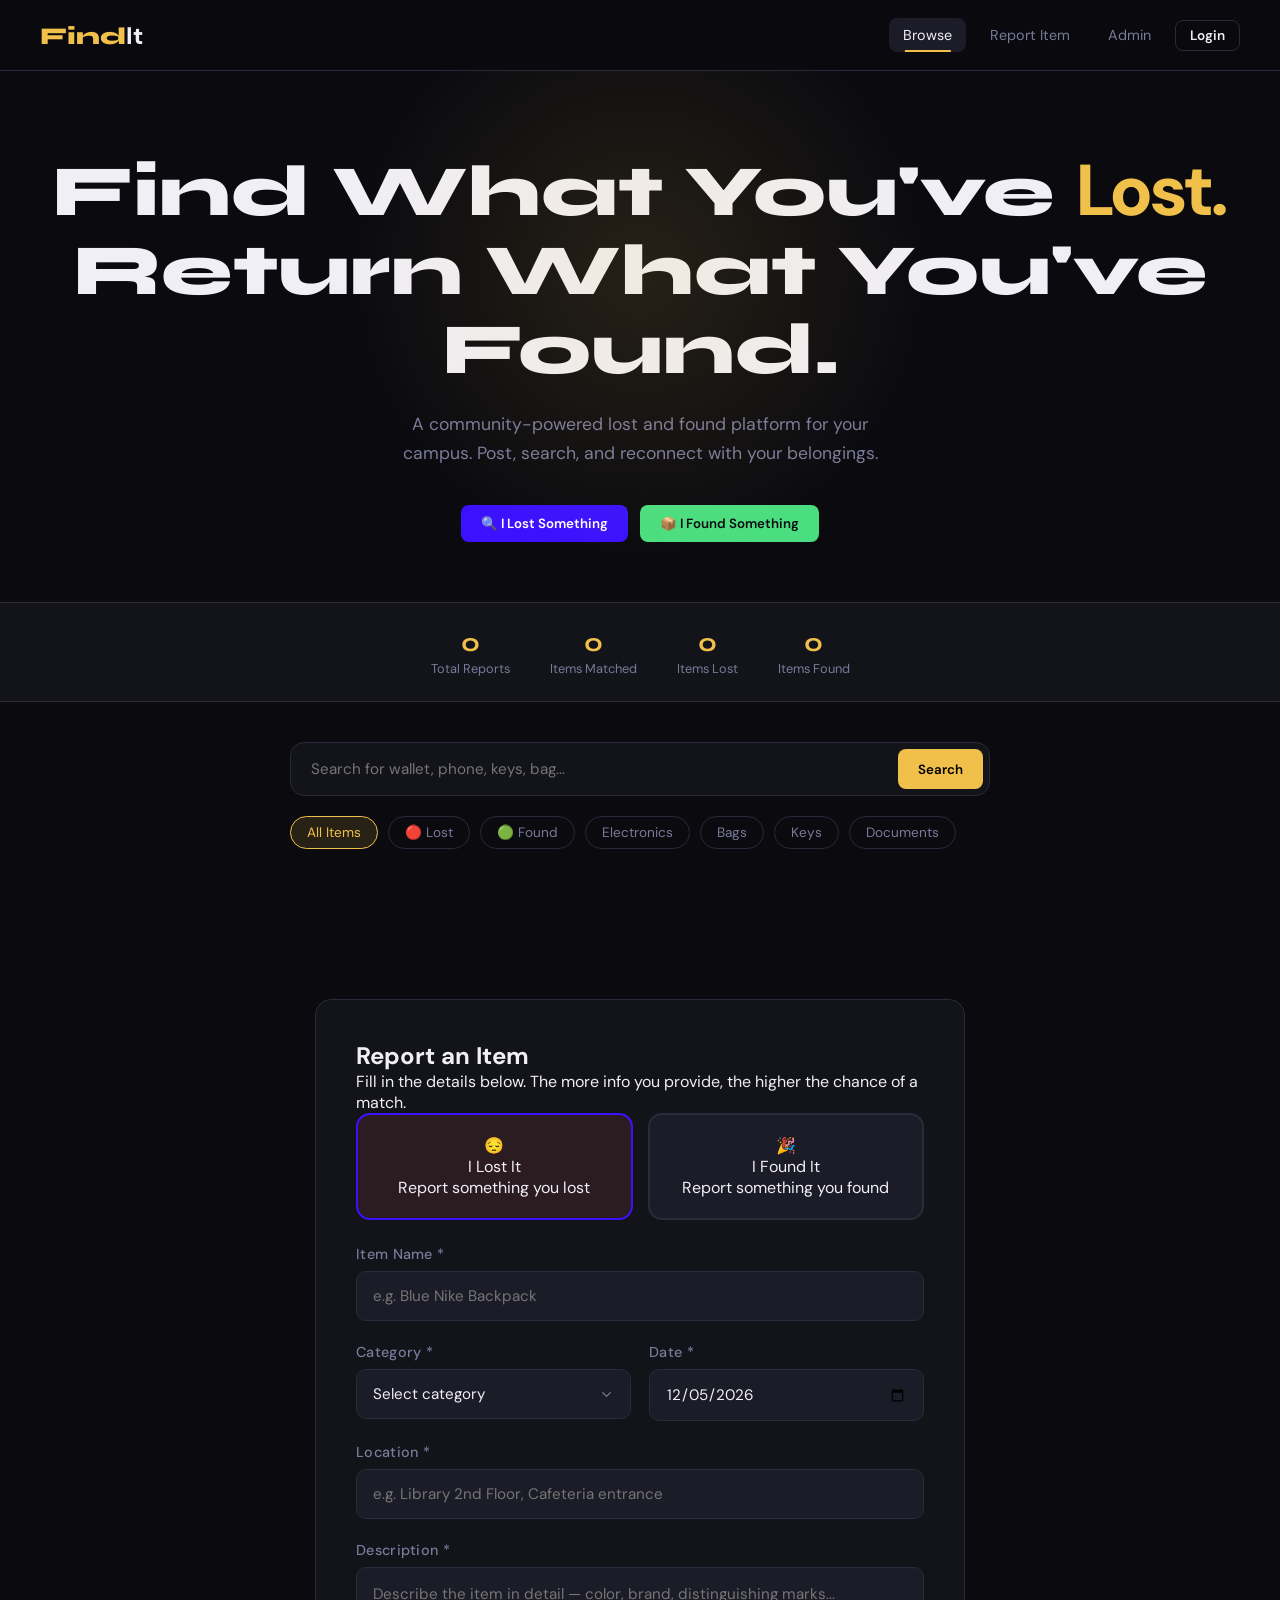
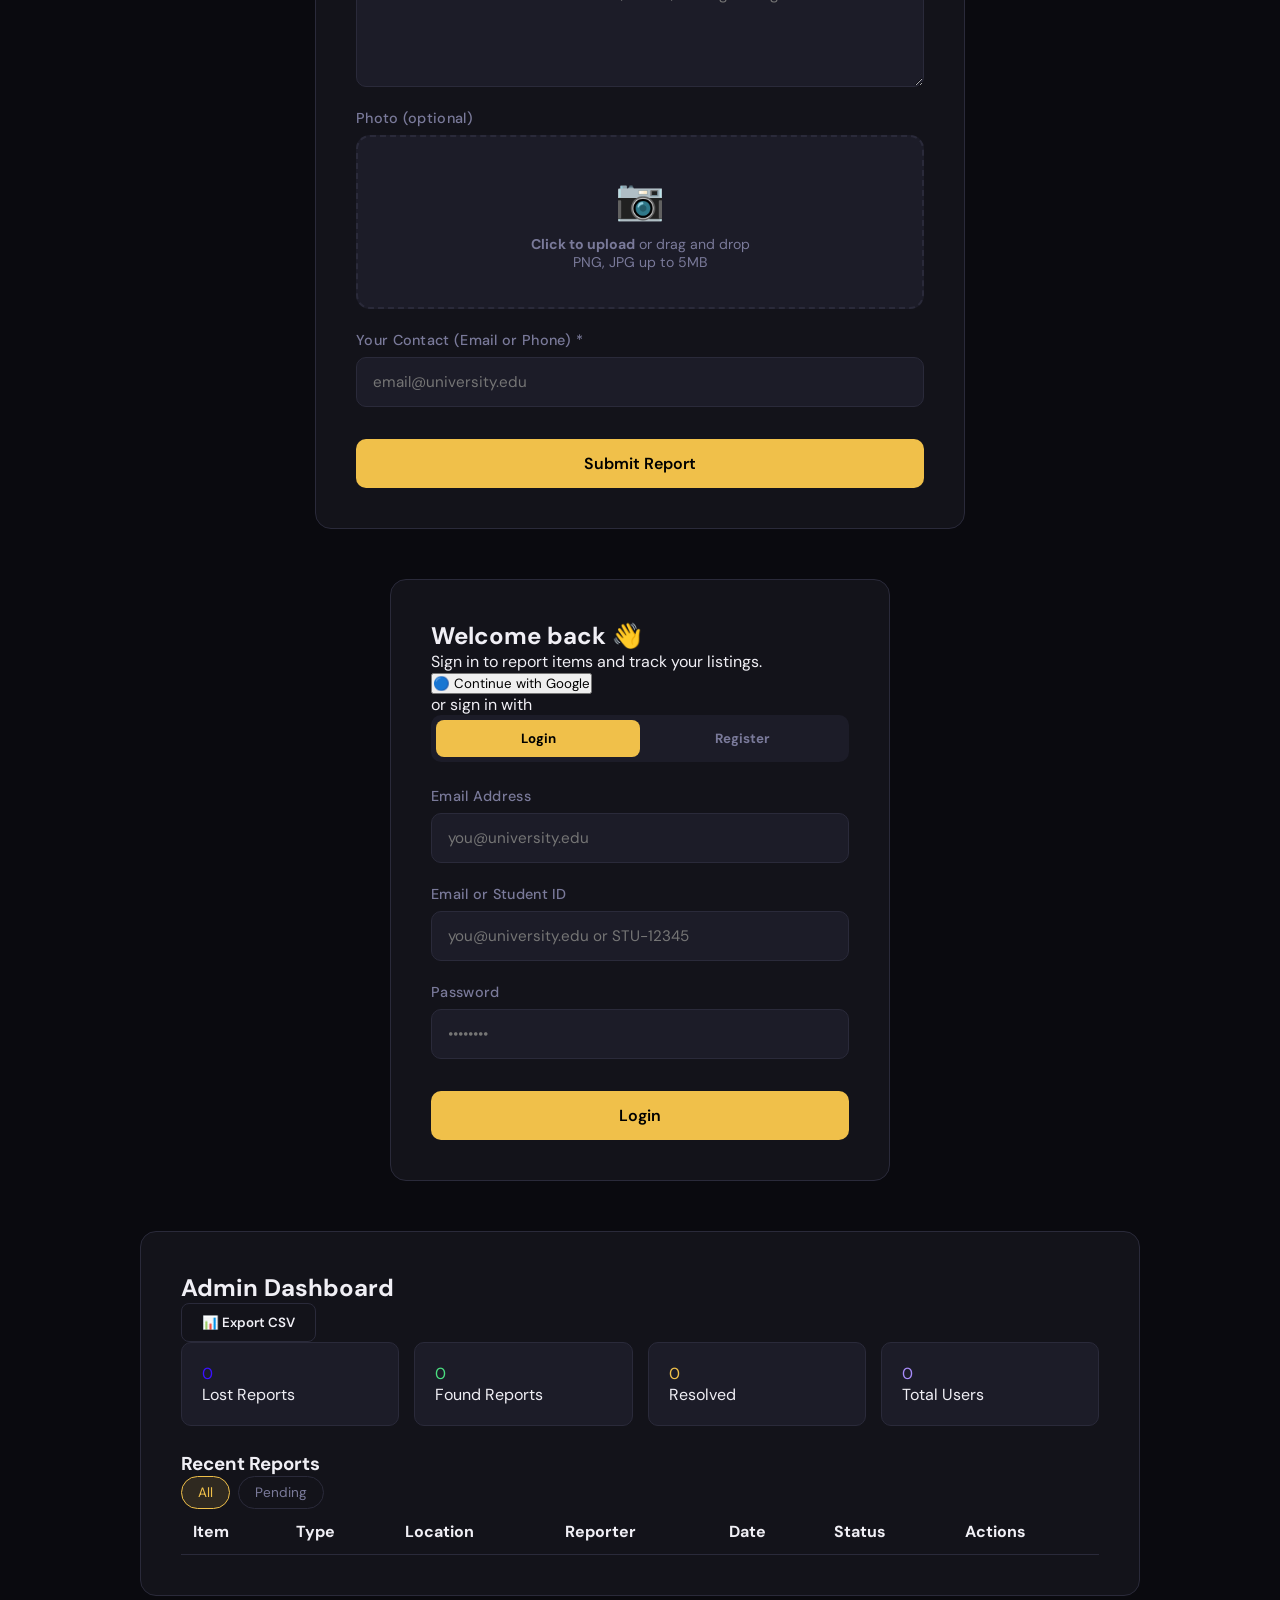
<file: lost-and-found/index.html>
<!DOCTYPE html>
<html lang="en">
<head>
<meta charset="UTF-8">
<meta name="viewport" content="width=device-width, initial-scale=1.0">
<title>FindIt — Lost & Found System</title>
<link href="https://fonts.googleapis.com/css2?family=Syne:wght@400;600;700;800&family=DM+Sans:wght@300;400;500&display=swap" rel="stylesheet">
<link rel="stylesheet" href="style.css">
</head>
<body>

<!-- NAV -->
<nav>
  <div onclick="showPage('home')"  class="logo">Find<span>It</span></div>
  <div class="nav-links">
    <a onclick="showPage('home')" class="active" id="nav-home">Browse</a>
    <a onclick="showPage('report')" id="nav-report">Report Item</a>
    <a onclick="showPage('admin')" id="nav-admin">Admin</a>
    <button class="btn btn-outline btn-sm" onclick="showPage('auth')" id="loginBtn">Login</button>
    <button class="btn btn-primary btn-sm" onclick="openReportPage()" style="display:none" id="logoutBtn">+ Report</button>
    <!-- <button class="btn btn-primary btn-sm" onclick="showPage('report')" style="display:none" id="logoutBtn">+ Report</button> -->
  </div>
</nav>

<!-- TOAST -->
<div class="toast" id="toast"></div>

<!-- MODAL -->
<div class="modal-overlay" id="modalOverlay">
  <div class="modal" id="modalBox">
    <h3 id="modalTitle">Contact Reporter</h3>
    <p id="modalBody">You can reach out to the person who reported this item.</p>
    <div class="modal-footer">
      <button class="btn btn-primary" onclick="closeModal()">Send Message</button>
      <button class="btn btn-outline" onclick="closeModal()">Close</button>
    </div>
  </div>
</div>

<!-- HOME PAGE -->
<div class="page active" id="page-home">
  <div class="hero">
    <h1>Find What You've <em>Lost.</em><br>Return What You've Found.</h1>
    <p>A community-powered lost and found platform for your campus. Post, search, and reconnect with your belongings.</p>
    <div class="hero-btns">
      <button class="btn btn-lost" onclick="openReport('lost')">🔍 I Lost Something</button>
      <button class="btn btn-found" onclick="openReport('found')">📦 I Found Something</button>
    </div>
  </div>
  <div class="stats-bar">
    <div class="stat"><div class="stat-num" id="s-total">0</div><div class="stat-label">Total Reports</div></div>
    <div class="stat"><div class="stat-num" id="s-matched">0</div><div class="stat-label">Items Matched</div></div>
    <div class="stat"><div class="stat-num" id="s-lost">0</div><div class="stat-label">Items Lost</div></div>
    <div class="stat"><div class="stat-num" id="s-found">0</div><div class="stat-label">Items Found</div></div>
  </div>
  <div class="search-section">
    <div class="search-bar">
      <input type="text" id="searchInput" placeholder="Search for wallet, phone, keys, bag..." oninput="filterItems()">
      <button class="btn btn-primary" onclick="filterItems()">Search</button>
    </div>
    <div class="filters">
      <button class="filter-chip active" onclick="setFilter(this,'all')">All Items</button>
      <button class="filter-chip" onclick="setFilter(this,'lost')">🔴 Lost</button>
      <button class="filter-chip" onclick="setFilter(this,'found')">🟢 Found</button>
      <button class="filter-chip" onclick="setFilter(this,'electronics')">Electronics</button>
      <button class="filter-chip" onclick="setFilter(this,'bags')">Bags</button>
      <button class="filter-chip" onclick="setFilter(this,'keys')">Keys</button>
      <button class="filter-chip" onclick="setFilter(this,'documents')">Documents</button>
    </div>
  </div>
  <div class="items-grid" id="itemsGrid"></div>
</div>

<!-- REPORT PAGE -->
<div class="page" id="page-report">
  <div class="form-container">
    <h2>Report an Item</h2>
    <p>Fill in the details below. The more info you provide, the higher the chance of a match.</p>
    <div class="type-select">
      <div class="type-opt lost-opt selected" id="type-lost" onclick="selectType('lost')">
        <span class="type-icon">😔</span>
        <div class="type-label">I Lost It</div>
        <div class="type-sub">Report something you lost</div>
      </div>
      <div class="type-opt found-opt" id="type-found" onclick="selectType('found')">
        <span class="type-icon">🎉</span>
        <div class="type-label">I Found It</div>
        <div class="type-sub">Report something you found</div>
      </div>
    </div>
    <div class="form-group">
      <label>Item Name *</label>
      <input type="text" id="f-name" placeholder="e.g. Blue Nike Backpack">
    </div>
    <div class="form-row">
      <div class="form-group">
        <label>Category *</label>
        <select id="f-category">
          <option value="">Select category</option>
          <option>Electronics</option>
          <option>Bags</option>
          <option>Keys</option>
          <option>Documents</option>
          <option>Clothing</option>
          <option>Jewelry</option>
          <option>Other</option>
        </select>
      </div>
      <div class="form-group">
        <label>Date *</label>
        <input type="date" id="f-date">
      </div>
    </div>
    <div class="form-group">
      <label>Location *</label>
      <input type="text" id="f-location" placeholder="e.g. Library 2nd Floor, Cafeteria entrance">
    </div>
    <div class="form-group">
      <label>Description *</label>
      <textarea id="f-desc" placeholder="Describe the item in detail — color, brand, distinguishing marks..."></textarea>
    </div>
    <div class="form-group">
      <label>Photo (optional)</label>
      <input type="file" id="f-image" accept="image/*" style="display:none" onchange="previewImage(this)">
      <div class="upload-area" onclick="document.getElementById('f-image').click()">
        <div class="upload-icon" id="previewIcon">📷</div>
        <div class="upload-text" id="previewText">
          <strong>Click to upload</strong> or drag and drop<br>PNG, JPG up to 5MB
        </div>
      </div>
    </div>
    <div class="form-group">
      <label>Your Contact (Email or Phone) *</label>
      <input type="text" id="f-contact" placeholder="email@university.edu">
    </div>
    <button class="btn btn-primary form-submit" onclick="submitReport()">Submit Report</button>
  </div>
</div>


<!-- AUTH PAGE -->
<div class="page" id="page-auth">
  <div class="auth-container">
    <h2>Welcome back 👋</h2>
    <p>Sign in to report items and track your listings.</p>
    
    <!-- Google button (demo) -->
    <button class="social-btn" onclick="showToast('Google Sign-In coming soon!')">🔵 Continue with Google</button>
    <div class="divider">or sign in with</div>

    <div class="auth-toggle">
      <button class="active" id="loginTab" onclick="switchAuth('login')">Login</button>
      <button id="registerTab" onclick="switchAuth('register')">Register</button>
    </div>

    <!-- Register fields -->
    <div id="registerFields" style="display:none">
      <div class="form-group">
        <label>Full Name</label>
        <input type="text" id="regName" placeholder="John Doe">
      </div>
      <div class="form-group">
        <label>Student ID (optional)</label>
        <input type="text" id="regStudentId" placeholder="e.g. STU-12345">
      </div>
    </div>

    <!-- Email field (visible only on register) -->
    <div class="form-group" id="emailGroup">
      <label>Email Address</label>
      <input type="email" id="authEmail" placeholder="you@university.edu">
    </div>

    <!-- Login field (visible only on login) – email OR student ID -->
    <div class="form-group" id="loginFieldGroup" style="display:none">
      <label>Email or Student ID</label>
      <input type="text" id="authLogin" placeholder="you@university.edu or STU-12345">
    </div>

    <div class="form-group">
      <label>Password</label>
      <input type="password" id="authPass" placeholder="••••••••">
    </div>
    <button class="btn btn-primary form-submit" onclick="doAuth()">Login</button>
  </div>
</div>

<!-- ADMIN PAGE -->
<div class="page" id="page-admin">
  <div class="admin-container">
    <div class="admin-header">
      <h2>Admin Dashboard</h2>
      <button class="btn btn-outline" onclick="showToast('Exporting report...')">📊 Export CSV</button>
    </div>
    <div class="admin-stats">
      <div class="admin-stat-card"><div class="stat-card-num" style="color:var(--lost)">0</div><div class="stat-card-label">Lost Reports</div></div>
      <div class="admin-stat-card"><div class="stat-card-num" style="color:var(--found)">0</div><div class="stat-card-label">Found Reports</div></div>
      <div class="admin-stat-card"><div class="stat-card-num" style="color:var(--accent)">0</div><div class="stat-card-label">Resolved</div></div>
      <div class="admin-stat-card"><div class="stat-card-num" style="color:#a78bfa">0</div><div class="stat-card-label">Total Users</div></div>
    </div>
    <div class="admin-table">
      <div class="table-header">
        <h3>Recent Reports</h3>
        <div style="display:flex;gap:8px">
          <button class="filter-chip active" onclick="setAdminFilter(this,'all')">All</button>
          <button class="filter-chip" onclick="setAdminFilter(this,'pending')">Pending</button>
        </div>
      </div>
      <table>
        <thead>
          <tr><th>Item</th><th>Type</th><th>Location</th><th>Reporter</th><th>Date</th><th>Status</th><th>Actions</th></tr>
        </thead>
        <tbody id="adminTable"></tbody>
      </table>
    </div>
  </div>
</div>
<script src="script.js"></script>
</body>
</html>
</file>
<file: lost-and-found/style.css>
:root { --bg: #0a0a0f; --surface: #13131a; --surface2: #1c1c28; --accent: #f0c04a; --lost: #3b11ff; --found: #4ade80; --text: #f0eff5; --muted: #7a7a9a; --border: #2a2a3a; --radius: 14px; }
* { margin: 0; padding: 0; box-sizing: border-box; font-family: 'DM Sans', sans-serif; }
body { background: var(--bg); color: var(--text); min-height: 100vh; overflow-x: hidden; }

@keyframes fadeInUp { from { opacity: 0; transform: translateY(20px); } to { opacity: 1; transform: translateY(0); } }
@keyframes fadeInScale { from { opacity: 0; transform: scale(0.96); } to { opacity: 1; transform: scale(1); } }
@keyframes pulseGlow { 0% { box-shadow: 0 0 0 0 rgba(240, 192, 74, 0.4); } 70% { box-shadow: 0 0 0 8px rgba(240, 192, 74, 0); } 100% { box-shadow: 0 0 0 0 rgba(240, 192, 74, 0); } }
@keyframes float { 0% { transform: translateY(0px); } 50% { transform: translateY(-6px); } 100% { transform: translateY(0px); } }

/* NAVBAR */
nav { display: flex; align-items: center; justify-content: space-between; padding: 18px 40px; border-bottom: 1px solid var(--border); background: rgba(10,10,15,0.85); backdrop-filter: blur(10px); position: sticky; top:0; z-index:100; animation: fadeInUp 0.4s ease; }
.logo { font-family: 'Syne', sans-serif; font-weight: 800; font-size: 1.5rem; color: var(--accent); text-decoration: none; transition: transform 0.2s ease; }
.logo:hover { transform: scale(1.02); }
.logo span { color: var(--text); }
.nav-links { display: flex; gap: 10px; align-items: center; }
.nav-links a { color: var(--muted); text-decoration: none; padding: 8px 14px; border-radius: 8px; font-size: 0.9rem; transition: 0.2s; position: relative; }
.nav-links a::after { content: ''; position: absolute; bottom: 0; left: 50%; width: 0; height: 2px; background: var(--accent); transition: all 0.2s; transform: translateX(-50%); }
.nav-links a:hover::after, .nav-links a.active::after { width: 60%; }
.nav-links a:hover, .nav-links a.active { color: var(--text); background: var(--surface2); }
.badge-bubble { position:absolute; top:-6px; right:-6px; background:var(--accent); color:#000; border-radius:50%; width:16px; height:16px; font-size:10px; display:flex; align-items:center; justify-content:center; font-weight:bold; }

/* BUTTONS */
.btn { padding: 10px 20px; border-radius: 8px; border: none; cursor: pointer; font-weight: 600; transition: 0.2s; font-family: 'DM Sans', sans-serif; }
.btn-primary { background: var(--accent); color: #000; }
.btn-primary:hover { background: #f5cc5e; transform: translateY(-2px); box-shadow: 0 4px 12px rgba(240, 192, 74, 0.3); }
.btn-outline { background: transparent; border: 1px solid var(--border); color: var(--text); }
.btn-outline:hover { border-color: var(--accent); color: var(--accent); transform: translateY(-1px); }
.btn-lost { background: var(--lost); color: #fff; }
.btn-lost:hover { background: #ff8888; transform: translateY(-2px); box-shadow: 0 4px 14px rgba(255, 107, 107, 0.4); }
.btn-found { background: var(--found); color: #0a0a0f; }
.btn-found:hover { background: #6aee94; transform: translateY(-2px); box-shadow: 0 4px 14px rgba(74, 222, 128, 0.5); }
.btn-sm { padding: 6px 14px; font-size: 0.85rem; }

/* 🔥 HERO SECTION (LANDING PAGE RESTORED) 🔥 */
.hero { padding: 80px 40px 60px; text-align: center; position: relative; overflow: hidden; animation: fadeInUp 0.5s ease; }
.hero::before { content: ''; position: absolute; top: -100px; left: 50%; transform: translateX(-50%); width: 600px; height: 600px; background: radial-gradient(circle, rgba(240, 192, 74, 0.12) 0%, transparent 70%); pointer-events: none; animation: float 8s infinite ease-in-out; }
.hero h1 { font-family: 'Syne', sans-serif; font-size: clamp(2.5rem, 6vw, 4.5rem); font-weight: 800; line-height: 1.1; margin-bottom: 20px; }
.hero h1 em { color: var(--accent); font-style: normal; display: inline-block; animation: pulseGlow 2s infinite; }
.hero p { color: var(--muted); font-size: 1.1rem; max-width: 520px; margin: 0 auto 36px; line-height: 1.7; }
.hero-btns { display: flex; gap: 12px; justify-content: center; flex-wrap: wrap; }

/* STATS BAR */
.stats-bar { display: flex; justify-content: center; gap: 40px; padding: 24px 40px; border-top: 1px solid var(--border); border-bottom: 1px solid var(--border); background: var(--surface); animation: fadeInUp 0.6s ease; }
.stat { text-align: center; transition: transform 0.2s; }
.stat:hover { transform: translateY(-3px); }
.stat-num { font-family: 'Syne'; font-size: 1.6rem; font-weight: 700; color: var(--accent); }
.stat-label { font-size: 0.8rem; color: var(--muted); margin-top: 2px; }

/* SEARCH BAR & FILTERS */
.search-section { padding: 40px; animation: fadeInUp 0.7s ease; }
.search-bar { display: flex; gap: 10px; max-width: 700px; margin: 0 auto 20px; background: var(--surface); border: 1px solid var(--border); border-radius: var(--radius); padding: 6px; transition: all 0.2s; }
.search-bar:focus-within { border-color: var(--accent); box-shadow: 0 0 0 3px rgba(240, 192, 74, 0.2); }
.search-bar input { flex: 1; background: transparent; border: none; outline: none; color: var(--text); font-size: 0.95rem; padding: 10px 14px; }
.filters { display: flex; gap: 10px; max-width: 700px; margin: 0 auto; flex-wrap: wrap; }
.filter-chip { padding: 7px 16px; border-radius: 20px; border: 1px solid var(--border); background: transparent; color: var(--muted); cursor: pointer; font-size: 0.85rem; transition: 0.2s; }
.filter-chip:hover { border-color: var(--accent); color: var(--accent); background: rgba(240, 192, 74, 0.08); transform: translateY(-1px); }
.filter-chip.active { border-color: var(--accent); color: var(--accent); background: rgba(240, 192, 74, 0.12); }

/* 🔥 FORMS, LOGIN & ADMIN LAYOUT (BULLETPROOF) 🔥 */
.form-container, .auth-container, .admin-container { max-width: 500px; margin: 50px auto; background: var(--surface); border: 1px solid var(--border); border-radius: 16px; padding: 40px; animation: fadeInUp 0.4s ease; }
.form-container { max-width: 650px; } .admin-container { max-width: 1000px; }

.form-group { margin-bottom: 22px; width: 100%; display: block; box-sizing: border-box; }
.form-row { display: grid; grid-template-columns: 1fr 1fr; gap: 18px; width: 100%; box-sizing: border-box; }

.form-group label { display: block; width: 100%; font-size: 0.9rem; font-weight: 500; margin-bottom: 8px; color: var(--muted); letter-spacing: 0.3px; }

.form-group input[type="text"], .form-group input[type="email"], .form-group input[type="password"], .form-group input[type="date"], .form-group input[type="file"], .form-group select, .form-group textarea, .form-control { 
    display: block; width: 100% !important; max-width: 100%; background: var(--surface2); border: 1px solid var(--border); border-radius: 10px; padding: 14px 16px; color: var(--text); font-family: 'DM Sans', sans-serif; font-size: 0.95rem; outline: none; transition: all 0.25s ease; box-sizing: border-box !important; 
}
.form-group input:focus, .form-group select:focus, .form-group textarea:focus, .form-control:focus { 
    border-color: var(--accent); background: var(--surface); box-shadow: 0 0 0 3px rgba(240, 192, 74, 0.15); transform: translateY(-1px); 
}
.form-group textarea { min-height: 120px; resize: vertical; line-height: 1.6; }

.form-group select, select.form-control { cursor: pointer; appearance: none; background-image: url("data:image/svg+xml;charset=UTF-8,%3csvg xmlns='http://www.w3.org/2000/svg' viewBox='0 0 24 24' fill='none' stroke='%237a7a9a' stroke-width='2' stroke-linecap='round' stroke-linejoin='round'%3e%3cpolyline points='6 9 12 15 18 9'%3e%3c/polyline%3e%3c/svg%3e"); background-repeat: no-repeat; background-position: right 1rem center; background-size: 1em; padding-right: 2.5rem; }
.form-group select option { background: var(--surface); color: var(--text); }
.form-submit { width: 100%; padding: 14px; font-size: 1rem; border-radius: 10px; margin-top: 10px; font-weight: 600; }

.auth-toggle { display: flex; background: var(--surface2); border-radius: 10px; padding: 5px; margin-bottom: 25px; }
.auth-toggle button { flex: 1; padding: 10px; border: none; background: transparent; color: var(--muted); border-radius: 8px; cursor: pointer; font-weight: bold; }
.auth-toggle button.active { background: var(--accent); color: #000; }

/* 🔥 REPORT TYPE SELECTION (RESTORED) 🔥 */
.type-select { display: grid; grid-template-columns: 1fr 1fr; gap: 15px; margin-bottom: 25px; width: 100%; }
.type-opt { background: var(--surface2); border: 2px solid var(--border); padding: 20px; text-align: center; border-radius: 14px; cursor: pointer; transition: 0.2s; }
.type-opt:hover { transform: translateY(-2px); }
.type-opt.lost-opt.selected { border-color: var(--lost); background: rgba(255,107,107,0.1); }
.type-opt.found-opt.selected { border-color: var(--found); background: rgba(74,222,128,0.1); }

/* 🔥 UPLOAD AREA WITH FIX FOR DRAG & DROP 🔥 */
.upload-area { border: 2px dashed var(--border); border-radius: var(--radius); padding: 36px; text-align: center; cursor: pointer; transition: all 0.2s; background: var(--surface2); position: relative; }
.upload-area * { pointer-events: none; } /* Yeh line drag and drop masla theek karti hai */
.upload-area:hover, .upload-area.drag-active { border-color: var(--accent); background: rgba(240, 192, 74, 0.08); transform: scale(1.01); }
.upload-icon { font-size: 2.5rem; margin-bottom: 10px; }
.upload-text { color: var(--muted); font-size: 0.88rem; }

/* GRID & CARDS */
.items-grid { display: grid; grid-template-columns: repeat(auto-fill, minmax(280px, 1fr)); gap: 20px; padding: 0 40px 60px; animation: fadeInUp 0.8s ease; }
.item-card { background: var(--surface); border: 1px solid var(--border); border-radius: var(--radius); padding: 20px; cursor: pointer; transition: 0.2s; position: relative; display: flex; flex-direction: column; height: 100%; animation: fadeInScale 0.4s forwards; }
.item-card:hover { transform: translateY(-5px) scale(1.01); border-color: var(--border); box-shadow: 0 18px 40px rgba(0,0,0,0.5); }
.item-img { width: 100%; height: 160px; object-fit: cover; border-radius: 10px; background: var(--surface2); margin-bottom: 15px; display: flex; align-items: center; justify-content: center; font-size: 3rem; }
.item-badge { display: inline-block; padding: 5px 12px; border-radius: 20px; font-size: 0.75rem; font-weight: 700; text-transform: uppercase; margin-bottom: 15px; align-self: flex-start; }
.badge-lost { background: rgba(255, 107, 107, 0.15); color: var(--lost); }
.badge-found { background: rgba(74, 222, 128, 0.15); color: var(--found); }

/* MODALS & CHAT (WHATSAPP STYLE) */
.modal-overlay { display: none; position: fixed; inset: 0; background: rgba(0,0,0,0.8); z-index: 1000; align-items: center; justify-content: center; backdrop-filter: blur(4px); }
.modal-overlay.show { display: flex; }
.modal { background: var(--surface); border: 1px solid var(--border); border-radius: 16px; padding: 25px; width: 90%; max-width: 500px; position: relative; animation: fadeInUp 0.3s ease; }
.close-btn { position: absolute; top: 15px; right: 15px; background: transparent; border: none; color: var(--muted); font-size: 1.5rem; cursor: pointer; z-index: 100; }
.chat-modal { max-width: 900px; height: 80vh; padding: 0; display: flex; overflow: hidden; }
.chat-sidebar { width: 300px; background: var(--surface2); border-right: 1px solid var(--border); display: flex; flex-direction: column; }
.chat-main { flex: 1; display: flex; flex-direction: column; background: var(--bg); position: relative; }
.chat-bubble { max-width: 75%; padding: 12px 16px; border-radius: 16px; margin-bottom: 10px; font-size: 0.95rem; }
.chat-bubble.sent { align-self: flex-end; background: var(--accent); color: #000; border-bottom-right-radius: 0; }
.chat-bubble.received { align-self: flex-start; background: var(--surface2); border: 1px solid var(--border); border-bottom-left-radius: 0; }

/* ITEM DETAILS SPECIFIC MODAL */
.item-details-modal { max-width: 450px; padding: 0; overflow: hidden; }
.item-img-container { position: relative; height: 200px; background: var(--surface2); display: flex; align-items: center; justify-content: center; }
.item-img-container img { width: 100%; height: 100%; object-fit: cover; position: absolute; }
.img-close-btn { position: absolute; top: 15px; right: 15px; background: rgba(0,0,0,0.6); color: #fff; border: none; border-radius: 50%; width: 32px; height: 32px; cursor: pointer; font-size: 1.2rem; display: flex; align-items: center; justify-content: center; z-index: 10; }
.item-details-body { padding: 24px; }
.item-info-grid { display: grid; grid-template-columns: 1fr 1fr; gap: 12px; margin-bottom: 24px; }
.item-info-grid div { background: var(--surface2); padding: 12px; border-radius: 12px; border: 1px solid var(--border); }
.item-info-grid small { color: var(--muted); text-transform: uppercase; font-size: 0.75rem; }
.item-info-grid span { font-weight: 500; font-size: 0.95rem; }
.item-reporter-bar { display: flex; align-items: center; justify-content: space-between; border-top: 1px solid var(--border); padding-top: 18px; }
.user-initial { width: 42px; height: 42px; border-radius: 50%; background: var(--accent); color: #000; display: flex; align-items: center; justify-content: center; font-family: 'Syne'; font-weight: 800; font-size: 1.2rem; }

/* ADMIN TABLES */
.admin-stats { display: grid; grid-template-columns: repeat(4, 1fr); gap: 15px; margin-bottom: 25px; }
.admin-stat-card { background: var(--surface2); padding: 20px; border-radius: 10px; border: 1px solid var(--border); }
table { width: 100%; border-collapse: collapse; } th, td { padding: 12px; border-bottom: 1px solid var(--border); text-align: left; }
.status-pill { padding: 4px 10px; border-radius: 20px; font-size: 0.75rem; font-weight: bold; } .pill-pending { background: rgba(240,192,74,0.2); color: var(--accent); } .pill-resolved { background: rgba(100,100,100,0.2); color: var(--muted); }

.toast { position: fixed; bottom: 30px; right: 30px; background: var(--surface); border-left: 3px solid var(--found); padding: 15px 20px; border-radius: 10px; transform: translateX(200%); transition: 0.3s; z-index: 9999; }
.toast.show { transform: translateX(0); }
.toast.error { border-left-color: var(--lost); }
</file>
